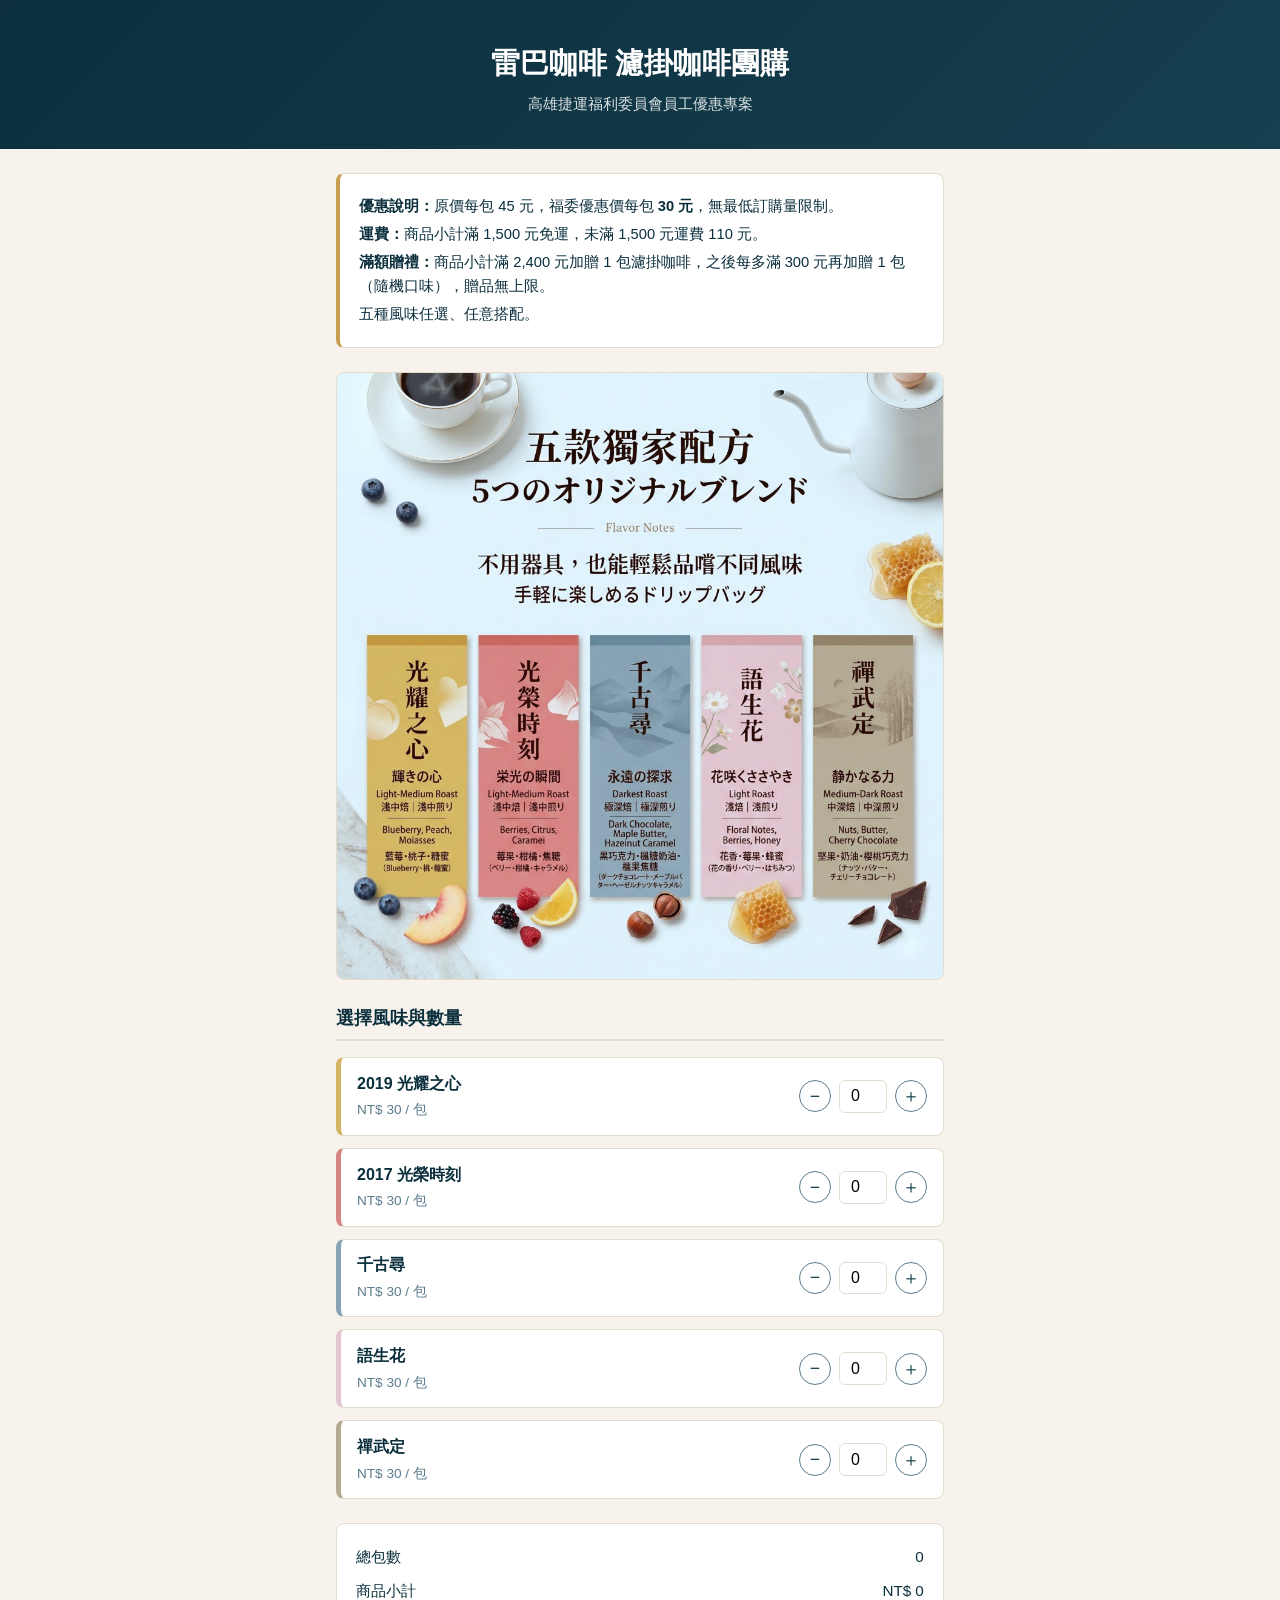
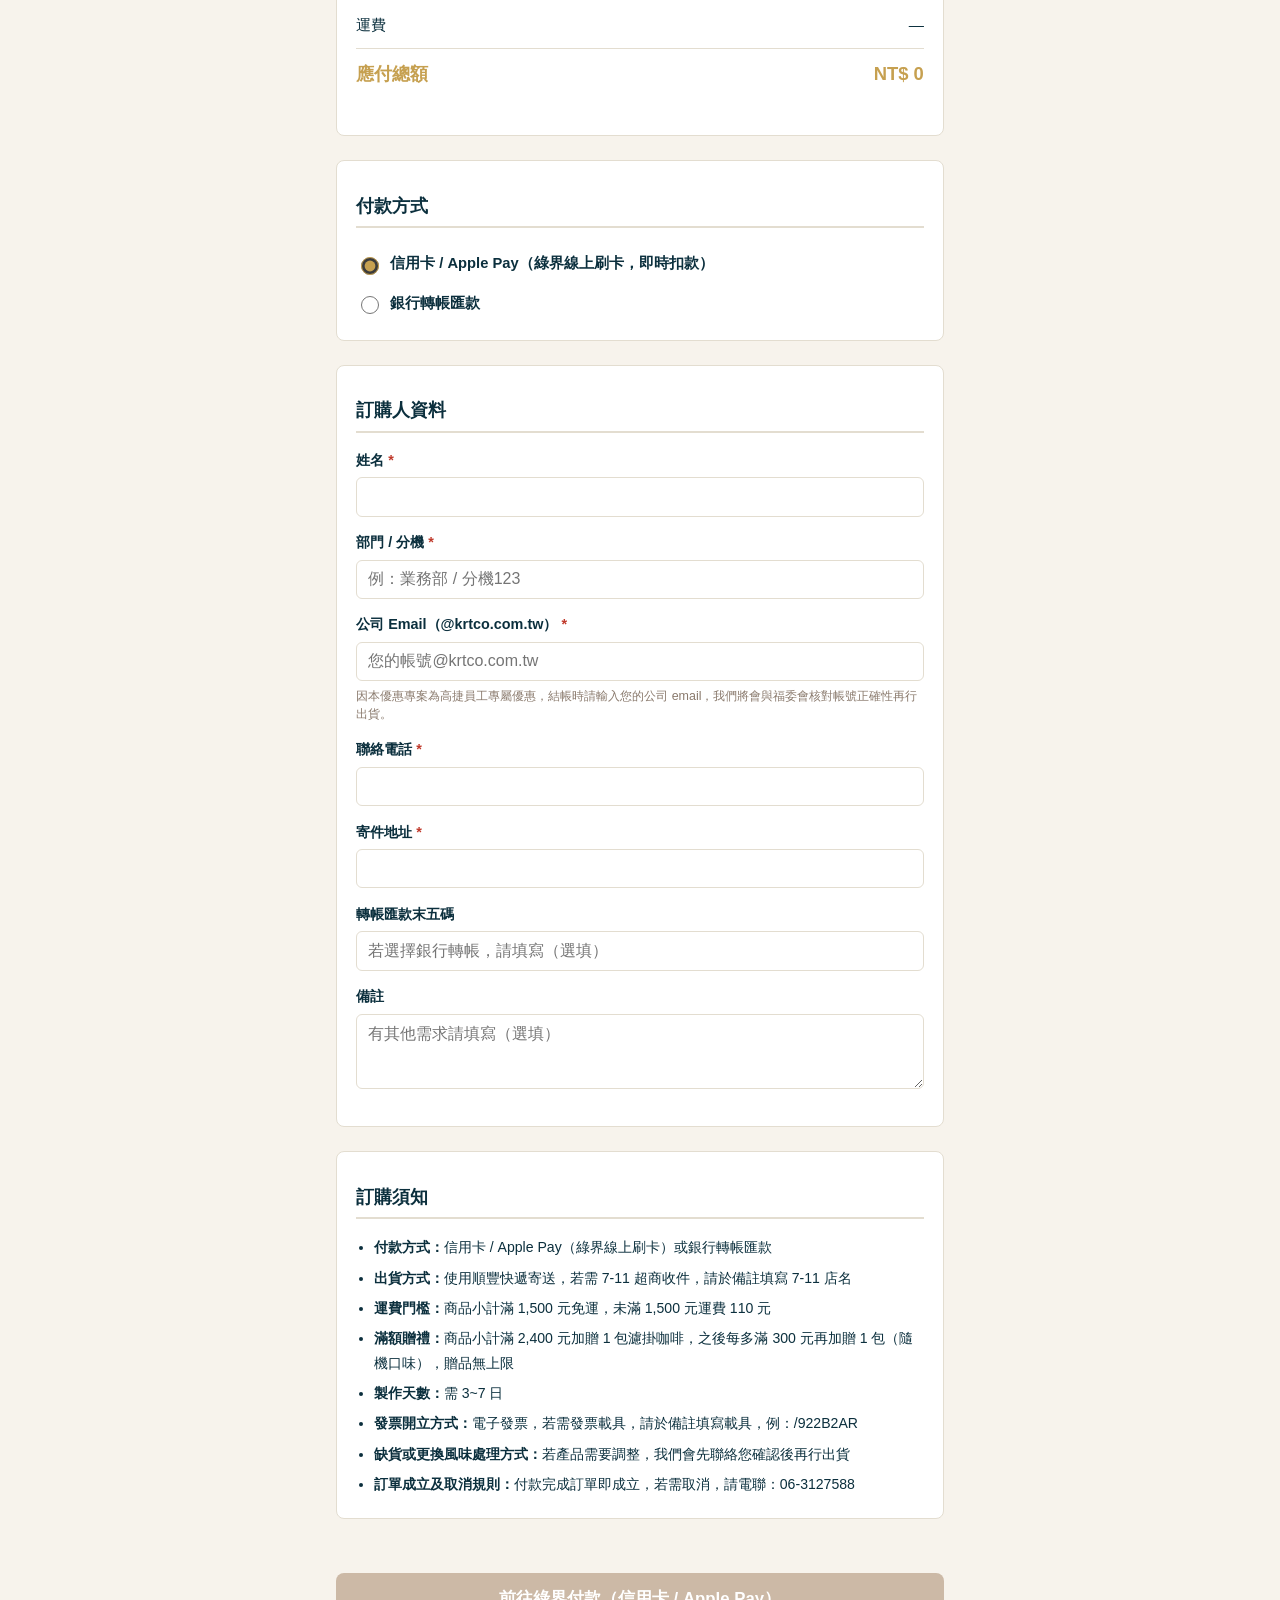
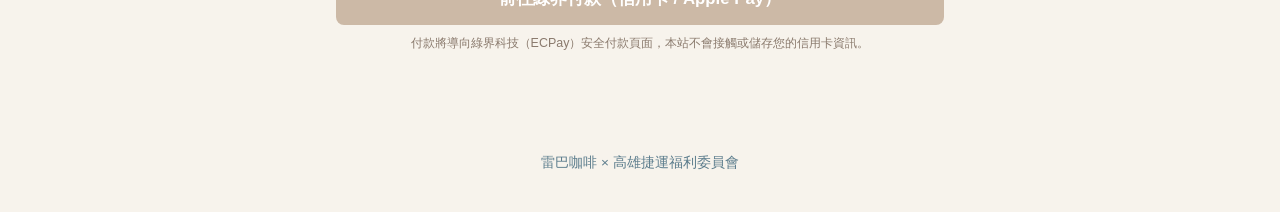
<file: index.html>
<!DOCTYPE html>
<html lang="zh-Hant">
<head>
<meta charset="UTF-8" />
<meta name="viewport" content="width=device-width, initial-scale=1.0" />
<title>雷巴咖啡｜高捷福委濾掛咖啡團購</title>
<link rel="stylesheet" href="style.css" />
</head>
<body>
  <header class="hero">
    <h1>雷巴咖啡 濾掛咖啡團購</h1>
    <p class="hero-sub">高雄捷運福利委員會員工優惠專案</p>
  </header>

  <main class="container">
    <section class="notice-card">
      <p><strong>優惠說明：</strong>原價每包 45 元，福委優惠價每包 <strong>30 元</strong>，無最低訂購量限制。</p>
      <p><strong>運費：</strong>商品小計滿 1,500 元免運，未滿 1,500 元運費 110 元。</p>
      <p><strong>滿額贈禮：</strong>商品小計滿 2,400 元加贈 1 包濾掛咖啡，之後每多滿 300 元再加贈 1 包（隨機口味），贈品無上限。</p>
      <p>五種風味任選、任意搭配。</p>
    </section>

    <img src="images/flavors.jpg" alt="雷巴咖啡五款獨家配方風味介紹" class="flavor-banner" />

    <form id="order-form" novalidate>
      <section class="products">
        <h2>選擇風味與數量</h2>
        <div id="product-list" class="product-list"></div>
      </section>

      <section class="summary-card">
        <div class="summary-row">
          <span>總包數</span>
          <span id="sum-packs">0</span>
        </div>
        <div class="summary-row">
          <span>商品小計</span>
          <span id="sum-subtotal">NT$ 0</span>
        </div>
        <div class="summary-row">
          <span>運費</span>
          <span id="sum-shipping">—</span>
        </div>
        <div class="summary-row total">
          <span>應付總額</span>
          <span id="sum-total">NT$ 0</span>
        </div>
        <p id="gift-msg" class="gift-msg"></p>
      </section>

      <section class="payment-method">
        <h2>付款方式</h2>
        <label class="radio-row">
          <input type="radio" name="paymentMethod" value="credit_card" checked />
          信用卡 / Apple Pay（綠界線上刷卡，即時扣款）
        </label>
        <label class="radio-row">
          <input type="radio" name="paymentMethod" value="bank_transfer" />
          銀行轉帳匯款
        </label>

        <div id="bank-info" class="bank-info" hidden>
          <p>請將款項匯款至以下帳戶：</p>
          <p>銀行名稱：華南銀行 南都分行（代碼 008）</p>
          <p>銀行帳號：645100038771</p>
          <p>戶名：雷巴咖啡國際有限公司</p>
          <p class="field-hint">匯款完成後，請於下方填寫「轉帳匯款末五碼」方便我們核對，我們確認款項到帳後會將訂單標記為已付款並安排出貨。</p>
        </div>
      </section>

      <section class="customer-info">
        <h2>訂購人資料</h2>
        <label>
          姓名 <span class="req">*</span>
          <input type="text" name="name" required autocomplete="name" />
        </label>
        <label>
          部門 / 分機 <span class="req">*</span>
          <input type="text" name="dept" required placeholder="例：業務部 / 分機123" />
        </label>
        <label>
          公司 Email（@krtco.com.tw） <span class="req">*</span>
          <input type="email" name="email" required autocomplete="email" placeholder="您的帳號@krtco.com.tw" />
          <span class="field-hint">因本優惠專案為高捷員工專屬優惠，結帳時請輸入您的公司 email，我們將會與福委會核對帳號正確性再行出貨。</span>
        </label>
        <label>
          聯絡電話 <span class="req">*</span>
          <input type="tel" name="phone" required autocomplete="tel" />
        </label>
        <label>
          寄件地址 <span class="req">*</span>
          <input type="text" name="address" required autocomplete="street-address" />
        </label>
        <label>
          轉帳匯款末五碼
          <input type="text" name="last5" maxlength="5" placeholder="若選擇銀行轉帳，請填寫（選填）" />
        </label>
        <label>
          備註
          <textarea name="note" rows="3" placeholder="有其他需求請填寫（選填）"></textarea>
        </label>
      </section>

      <section class="policy-card">
        <h2>訂購須知</h2>
        <ul>
          <li><strong>付款方式：</strong>信用卡 / Apple Pay（綠界線上刷卡）或銀行轉帳匯款</li>
          <li><strong>出貨方式：</strong>使用順豐快遞寄送，若需 7-11 超商收件，請於備註填寫 7-11 店名</li>
          <li><strong>運費門檻：</strong>商品小計滿 1,500 元免運，未滿 1,500 元運費 110 元</li>
          <li><strong>滿額贈禮：</strong>商品小計滿 2,400 元加贈 1 包濾掛咖啡，之後每多滿 300 元再加贈 1 包（隨機口味），贈品無上限</li>
          <li><strong>製作天數：</strong>需 3~7 日</li>
          <li><strong>發票開立方式：</strong>電子發票，若需發票載具，請於備註填寫載具，例：/922B2AR</li>
          <li><strong>缺貨或更換風味處理方式：</strong>若產品需要調整，我們會先聯絡您確認後再行出貨</li>
          <li><strong>訂單成立及取消規則：</strong>付款完成訂單即成立，若需取消，請電聯：06-3127588</li>
        </ul>
      </section>

      <div id="form-error" class="form-error" role="alert"></div>
      <div id="success-msg" class="success-msg" hidden></div>

      <button type="submit" id="submit-btn" class="submit-btn" disabled>
        前往綠界付款（信用卡 / Apple Pay）
      </button>
      <p id="secure-note" class="secure-note">付款將導向綠界科技（ECPay）安全付款頁面，本站不會接觸或儲存您的信用卡資訊。</p>
    </form>
  </main>

  <footer class="site-footer">
    <p>雷巴咖啡 × 高雄捷運福利委員會</p>
  </footer>

  <script src="app.js"></script>
</body>
</html>
</file>
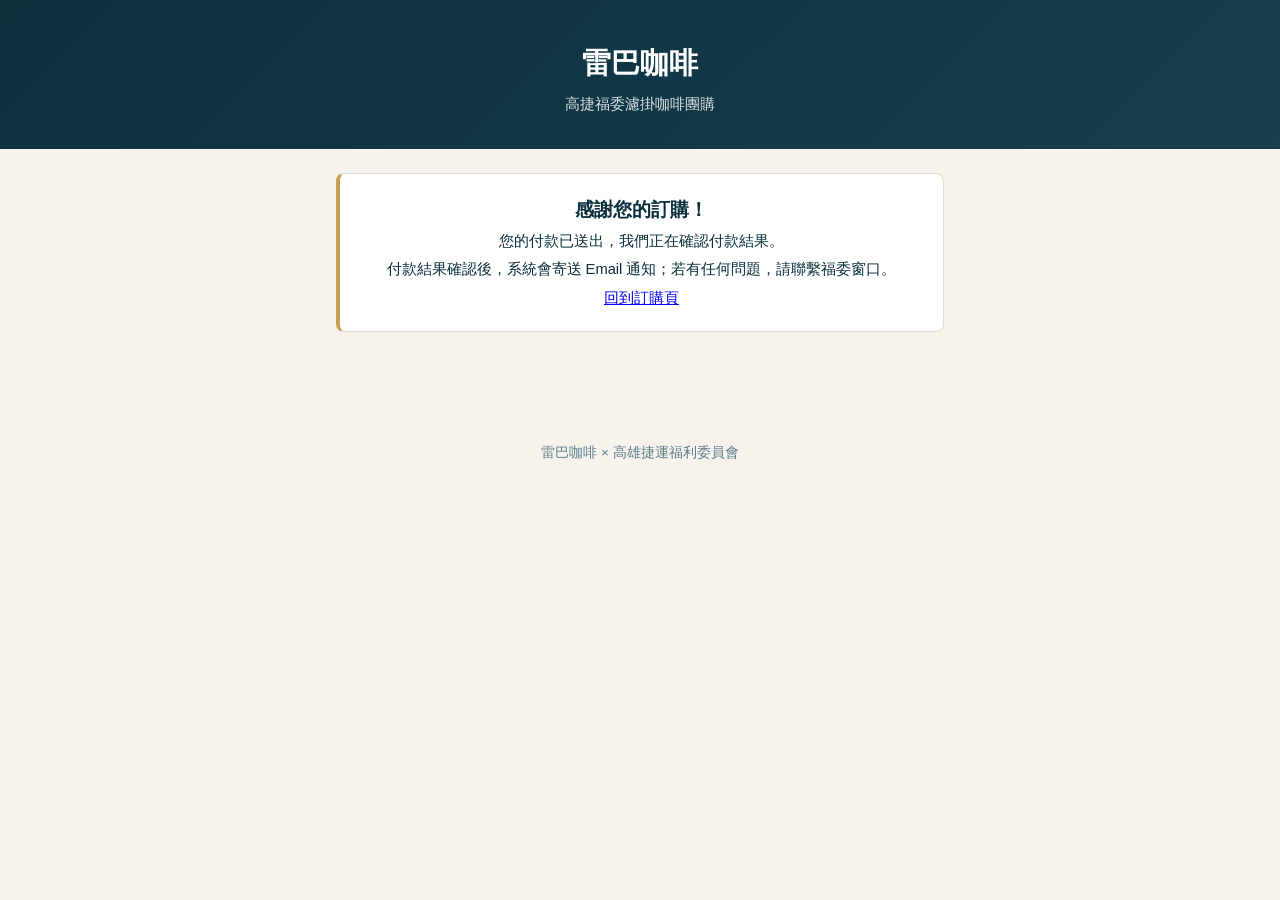
<file: thankyou.html>
<!DOCTYPE html>
<html lang="zh-Hant">
<head>
<meta charset="UTF-8" />
<meta name="viewport" content="width=device-width, initial-scale=1.0" />
<title>訂單已送出｜雷巴咖啡</title>
<link rel="stylesheet" href="style.css" />
</head>
<body>
  <header class="hero">
    <h1>雷巴咖啡</h1>
    <p class="hero-sub">高捷福委濾掛咖啡團購</p>
  </header>

  <main class="container">
    <section class="notice-card" style="text-align:center;">
      <p style="font-size:1.2rem; font-weight:700;">感謝您的訂購！</p>
      <p>您的付款已送出，我們正在確認付款結果。</p>
      <p id="trade-no-line"></p>
      <p>付款結果確認後，系統會寄送 Email 通知；若有任何問題，請聯繫福委窗口。</p>
      <p><a href="index.html">回到訂購頁</a></p>
    </section>
  </main>

  <footer class="site-footer">
    <p>雷巴咖啡 × 高雄捷運福利委員會</p>
  </footer>

  <script>
    const params = new URLSearchParams(location.search);
    const tradeNo = params.get("MerchantTradeNo");
    if (tradeNo) {
      document.getElementById("trade-no-line").textContent = `訂單編號：${tradeNo}`;
    }
  </script>
</body>
</html>
</file>
<file: style.css>
:root {
  --coffee-dark: #0b2f3d;
  --coffee: #163f4f;
  --coffee-light: #5b7c8c;
  --cream: #f7f3ec;
  --accent: #c6a050;
  --error: #c0392b;
  --border: #e3ddd0;

  --flavor-1: #d4b563;
  --flavor-2: #d58481;
  --flavor-3: #88a3b6;
  --flavor-4: #e2c6d2;
  --flavor-5: #b4a993;
}

* {
  box-sizing: border-box;
}

body {
  margin: 0;
  font-family: "Noto Sans TC", "PingFang TC", "Microsoft JhengHei", sans-serif;
  background: var(--cream);
  color: var(--coffee-dark);
  line-height: 1.6;
}

.hero {
  background: linear-gradient(135deg, var(--coffee-dark), var(--coffee));
  color: #fff;
  text-align: center;
  padding: 2.5rem 1rem 2rem;
}

.hero h1 {
  margin: 0 0 0.4rem;
  font-size: 1.8rem;
}

.hero-sub {
  margin: 0;
  opacity: 0.85;
  font-size: 0.95rem;
}

.hero-image {
  display: block;
  max-width: 140px;
  width: 100%;
  height: auto;
  margin: 1.2rem auto 0;
  border-radius: 10px;
  box-shadow: 0 8px 24px rgba(0, 0, 0, 0.35);
}

.flavor-banner {
  display: block;
  max-width: 100%;
  height: auto;
  border-radius: 8px;
  margin-bottom: 1.5rem;
  border: 1px solid var(--border);
}

.container {
  max-width: 640px;
  margin: 0 auto;
  padding: 1.5rem 1rem 3rem;
}

.notice-card {
  background: #fff;
  border: 1px solid var(--border);
  border-left: 4px solid var(--accent);
  border-radius: 8px;
  padding: 1rem 1.2rem;
  margin-bottom: 1.5rem;
  font-size: 0.92rem;
}

.notice-card p {
  margin: 0.3rem 0;
}

h2 {
  font-size: 1.1rem;
  color: var(--coffee-dark);
  border-bottom: 2px solid var(--border);
  padding-bottom: 0.4rem;
  margin-bottom: 1rem;
}

.product-list {
  display: flex;
  flex-direction: column;
  gap: 0.75rem;
  margin-bottom: 1.5rem;
}

.product-row {
  display: flex;
  align-items: center;
  justify-content: space-between;
  background: #fff;
  border: 1px solid var(--border);
  border-left: 5px solid var(--row-accent, var(--coffee-light));
  border-radius: 8px;
  padding: 0.8rem 1rem;
}

.product-info .product-name {
  font-weight: 700;
  display: block;
}

.product-info .product-price {
  font-size: 0.85rem;
  color: var(--coffee-light);
}

.qty-control {
  display: flex;
  align-items: center;
  gap: 0.5rem;
}

.qty-control button {
  width: 32px;
  height: 32px;
  border-radius: 50%;
  border: 1px solid var(--coffee-light);
  background: #fff;
  color: var(--coffee);
  font-size: 1.1rem;
  cursor: pointer;
}

.qty-control button:active {
  background: var(--coffee-light);
  color: #fff;
}

.qty-control input {
  width: 48px;
  text-align: center;
  border: 1px solid var(--border);
  border-radius: 6px;
  padding: 0.4rem 0.2rem;
  font-size: 1rem;
}

.summary-card {
  background: #fff;
  border: 1px solid var(--border);
  border-radius: 8px;
  padding: 1rem 1.2rem;
  margin-bottom: 1.5rem;
}

.summary-row {
  display: flex;
  justify-content: space-between;
  padding: 0.3rem 0;
  font-size: 0.95rem;
}

.summary-row.total {
  border-top: 1px solid var(--border);
  margin-top: 0.4rem;
  padding-top: 0.6rem;
  font-size: 1.15rem;
  font-weight: 700;
  color: var(--accent);
}

.gift-msg {
  margin: 0.6rem 0 0;
  font-size: 0.88rem;
  font-weight: 700;
  min-height: 1.2em;
}

.gift-msg.ok {
  color: #2e7d32;
}

.gift-msg.hint {
  color: var(--coffee-light);
  font-weight: 600;
}

.payment-method {
  background: #fff;
  border: 1px solid var(--border);
  border-radius: 8px;
  padding: 1rem 1.2rem;
  margin-bottom: 1.5rem;
}

.radio-row {
  display: flex;
  align-items: center;
  gap: 0.5rem;
  font-size: 0.92rem;
  font-weight: 600;
  padding: 0.5rem 0;
  cursor: pointer;
}

.radio-row input {
  width: 18px;
  height: 18px;
  accent-color: var(--accent);
}

.bank-info {
  margin-top: 0.8rem;
  padding: 0.9rem 1rem;
  background: var(--cream);
  border: 1px solid var(--border);
  border-radius: 8px;
  font-size: 0.9rem;
}

.bank-info p {
  margin: 0.25rem 0;
}

.success-msg {
  background: #eaf6ec;
  border: 1px solid #2e7d32;
  color: #1e5c25;
  border-radius: 8px;
  padding: 0.9rem 1rem;
  font-size: 0.9rem;
  font-weight: 600;
  margin-bottom: 0.8rem;
  line-height: 1.6;
}

.customer-info {
  background: #fff;
  border: 1px solid var(--border);
  border-radius: 8px;
  padding: 1rem 1.2rem;
  margin-bottom: 1.5rem;
}

.customer-info label {
  display: block;
  margin-bottom: 0.9rem;
  font-size: 0.9rem;
  font-weight: 600;
}

.req {
  color: var(--error);
}

.field-hint {
  display: block;
  margin-top: 0.35rem;
  font-size: 0.78rem;
  font-weight: 400;
  color: #8a7a6d;
  line-height: 1.5;
}

.policy-card {
  background: #fff;
  border: 1px solid var(--border);
  border-radius: 8px;
  padding: 1rem 1.2rem;
  margin-bottom: 1.5rem;
}

.policy-card ul {
  margin: 0;
  padding-left: 1.1rem;
  font-size: 0.88rem;
  line-height: 1.8;
}

.policy-card li {
  margin-bottom: 0.3rem;
}

.customer-info input,
.customer-info textarea {
  width: 100%;
  margin-top: 0.35rem;
  padding: 0.6rem 0.7rem;
  border: 1px solid var(--border);
  border-radius: 6px;
  font-size: 1rem;
  font-family: inherit;
}

.customer-info textarea {
  resize: vertical;
}

.form-error {
  color: var(--error);
  font-size: 0.9rem;
  font-weight: 700;
  margin-bottom: 0.8rem;
  min-height: 1.2em;
}

.submit-btn {
  width: 100%;
  padding: 0.9rem;
  font-size: 1.05rem;
  font-weight: 700;
  color: #fff;
  background: var(--accent);
  border: none;
  border-radius: 8px;
  cursor: pointer;
  transition: opacity 0.2s;
}

.submit-btn:disabled {
  background: #ccb9a6;
  cursor: not-allowed;
}

.submit-btn:not(:disabled):active {
  opacity: 0.85;
}

.secure-note {
  text-align: center;
  font-size: 0.78rem;
  color: #8a7a6d;
  margin-top: 0.6rem;
}

.site-footer {
  text-align: center;
  padding: 1.5rem 1rem;
  color: var(--coffee-light);
  font-size: 0.85rem;
}
</file>
